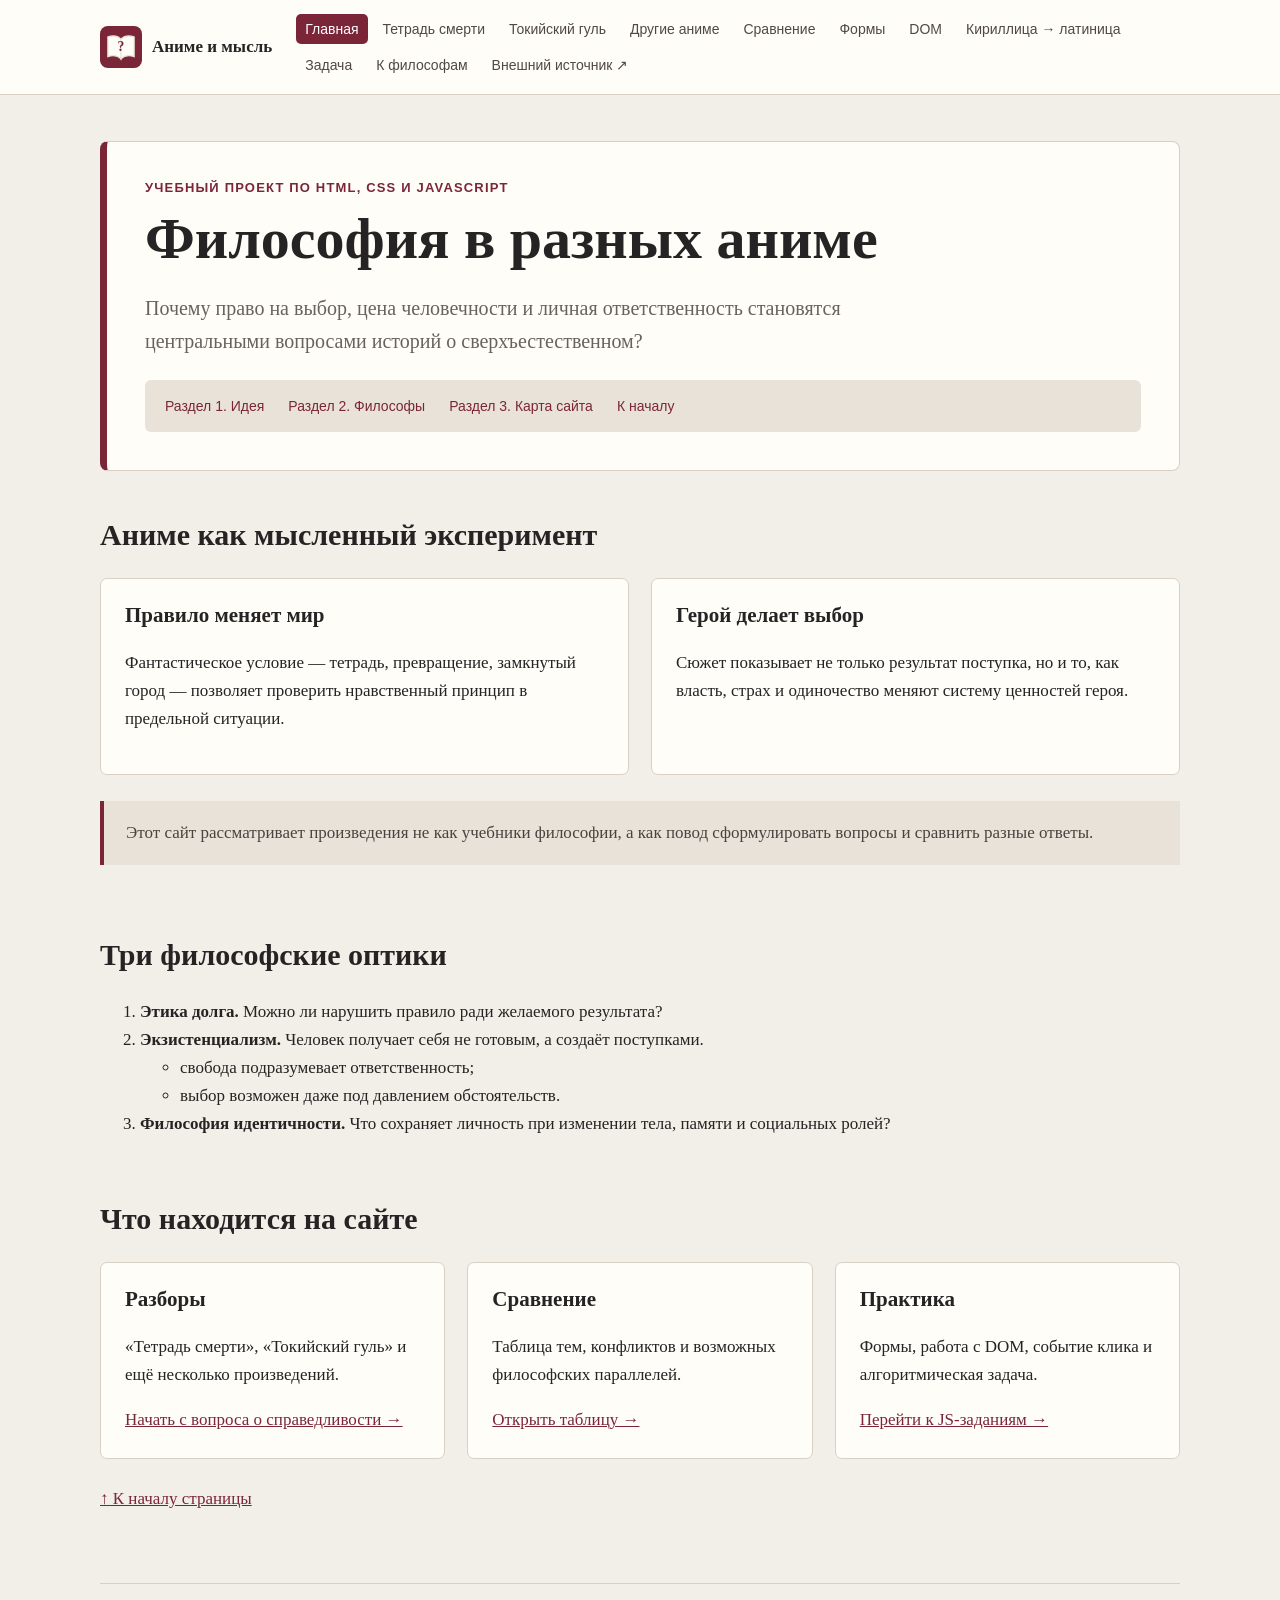
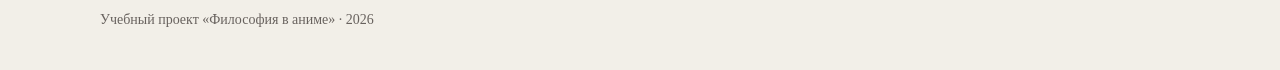
<file: index.html>
<!doctype html>
<html lang="ru">
<head>
  <meta charset="utf-8">
  <meta name="viewport" content="width=device-width, initial-scale=1">
  <meta name="description" content="Учебный сайт о философских вопросах в известных аниме">
  <title>Философия в аниме — Главная</title>
  <link rel="stylesheet" href="styles.css">
  <script src="script.js" defer></script>
</head>
<body data-page="home" id="top">
  <header class="site-header">
    <div class="header-inner">
      <a class="brand" href="index.html"><img src="assets/logo.svg" alt="На главную"><span>Аниме и мысль</span></a>
      <nav class="main-nav" aria-label="Главная навигация">
        <a href="index.html" data-nav="home">Главная</a><a href="death-note.html" data-nav="death-note">Тетрадь смерти</a><a href="tokyo-ghoul.html" data-nav="tokyo-ghoul">Токийский гуль</a><a href="more-anime.html" data-nav="more">Другие аниме</a><a href="comparison.html" data-nav="comparison">Сравнение</a><a href="forms.html" data-nav="forms">Формы</a><a href="dom.html" data-nav="dom">DOM</a><a href="transliteration.html" data-nav="translit">Кириллица → латиница</a><a href="algorithm.html" data-nav="algorithm">Задача</a><a href="#philosophers">К философам</a><a href="https://ru.wikipedia.org/wiki/%D0%A4%D0%B8%D0%BB%D0%BE%D1%81%D0%BE%D1%84%D0%B8%D1%8F" target="_blank" rel="noopener">Внешний источник ↗</a>
      </nav>
    </div>
  </header>

  <main class="page">
    <section class="hero">
      <div class="eyebrow">Учебный проект по HTML, CSS и JavaScript</div>
      <h1>Философия в разных аниме</h1>
      <div class="lead">Почему право на выбор, цена человечности и личная ответственность становятся центральными вопросами историй о сверхъестественном?</div>
      <nav class="section-nav" aria-label="Навигация внутри страницы"><a href="#idea">Раздел 1. Идея</a><a href="#philosophers">Раздел 2. Философы</a><a href="#map">Раздел 3. Карта сайта</a><a href="#top">К началу</a></nav>
    </section>

    <section class="section" id="idea">
      <h2>Аниме как мысленный эксперимент</h2>
      <div class="grid">
        <article class="card"><h3>Правило меняет мир</h3><p>Фантастическое условие — тетрадь, превращение, замкнутый город — позволяет проверить нравственный принцип в предельной ситуации.</p></article>
        <article class="card"><h3>Герой делает выбор</h3><p>Сюжет показывает не только результат поступка, но и то, как власть, страх и одиночество меняют систему ценностей героя.</p></article>
      </div>
      <div class="quote">Этот сайт рассматривает произведения не как учебники философии, а как повод сформулировать вопросы и сравнить разные ответы.</div>
    </section>

    <section class="section" id="philosophers">
      <h2>Три философские оптики</h2>
      <ol>
        <li><strong>Этика долга.</strong> Можно ли нарушить правило ради желаемого результата?</li>
        <li><strong>Экзистенциализм.</strong> Человек получает себя не готовым, а создаёт поступками.
          <ul>
            <li>свобода подразумевает ответственность;</li>
            <li>выбор возможен даже под давлением обстоятельств.</li>
          </ul>
        </li>
        <li><strong>Философия идентичности.</strong> Что сохраняет личность при изменении тела, памяти и социальных ролей?</li>
      </ol>
    </section>

    <section class="section" id="map">
      <h2>Что находится на сайте</h2>
      <div class="grid three">
        <article class="card"><h3>Разборы</h3><p>«Тетрадь смерти», «Токийский гуль» и ещё несколько произведений.</p><a href="death-note.html">Начать с вопроса о справедливости →</a></article>
        <article class="card"><h3>Сравнение</h3><p>Таблица тем, конфликтов и возможных философских параллелей.</p><a href="comparison.html">Открыть таблицу →</a></article>
        <article class="card"><h3>Практика</h3><p>Формы, работа с DOM, событие клика и алгоритмическая задача.</p><a href="dom.html">Перейти к JS-заданиям →</a></article>
      </div>
      <a class="back-top" href="#top">↑ К началу страницы</a>
    </section>
  </main>
  <footer class="site-footer">Учебный проект «Философия в аниме» · 2026</footer>
</body>
</html>
</file>
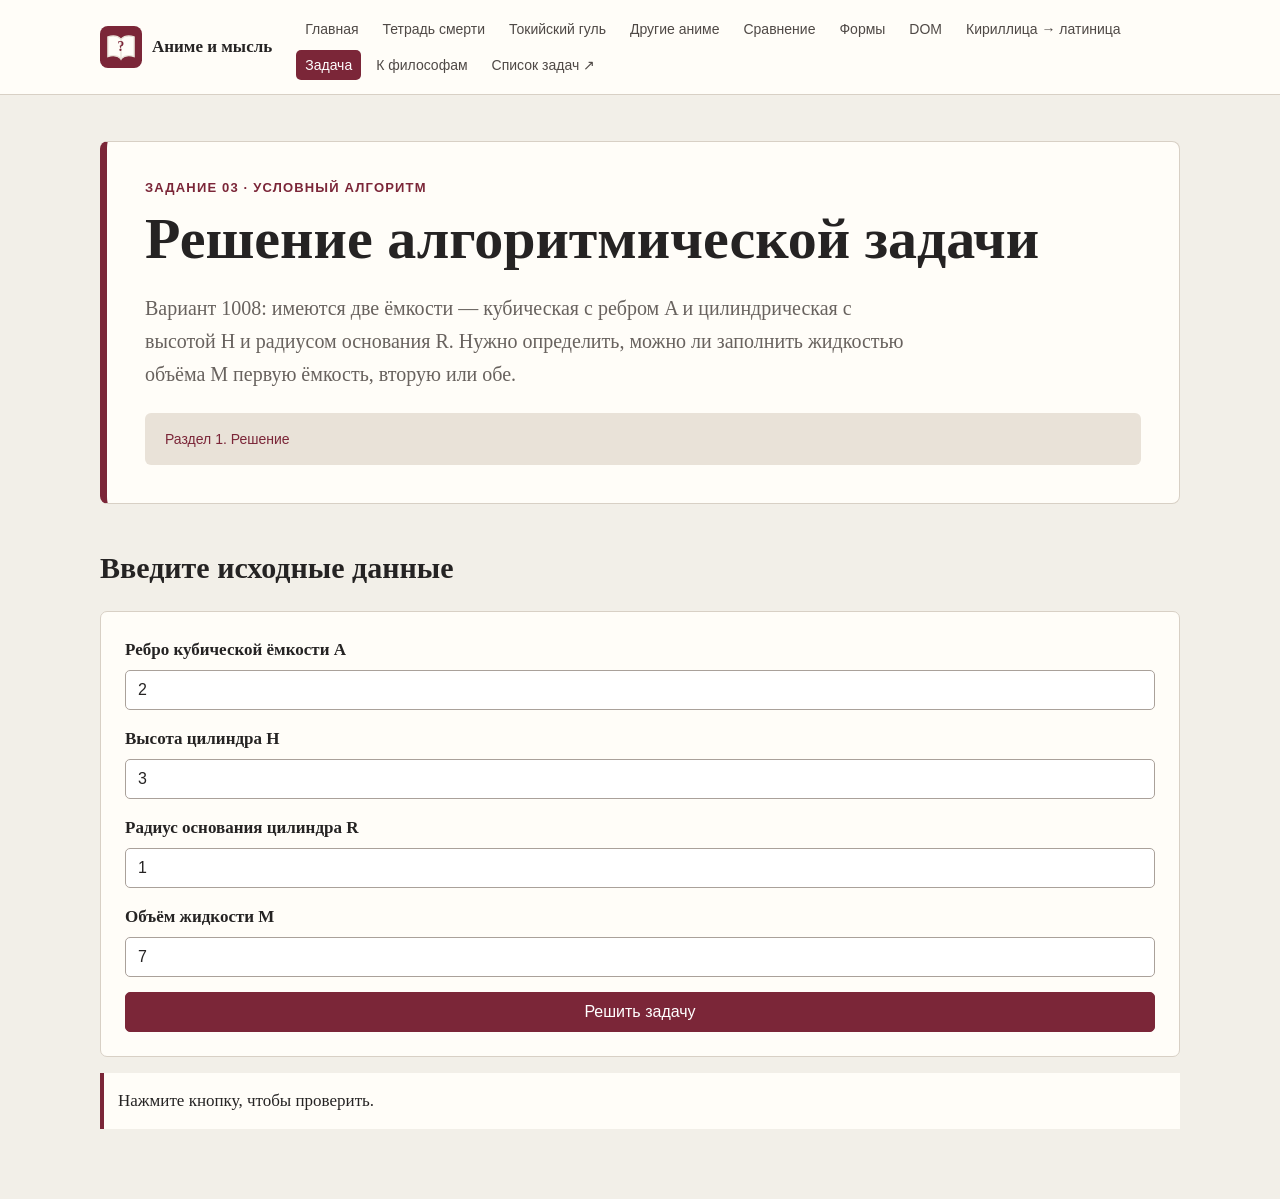
<file: algorithm.html>
<!doctype html>
<html lang="ru">
<head><meta charset="utf-8"><meta name="viewport" content="width=device-width, initial-scale=1"><title>Решение алгоритмической задачи</title><link rel="stylesheet" href="styles.css"><script src="script.js" defer></script><script src="algorithm.js" defer></script></head>
<body data-page="algorithm" id="top">
  <header class="site-header"><div class="header-inner"><a class="brand" href="index.html"><img src="assets/logo.svg" alt="На главную"><span>Аниме и мысль</span></a><nav class="main-nav" aria-label="Главная навигация"><a href="index.html" data-nav="home">Главная</a><a href="death-note.html" data-nav="death-note">Тетрадь смерти</a><a href="tokyo-ghoul.html" data-nav="tokyo-ghoul">Токийский гуль</a><a href="more-anime.html" data-nav="more">Другие аниме</a><a href="comparison.html" data-nav="comparison">Сравнение</a><a href="forms.html" data-nav="forms">Формы</a><a href="dom.html" data-nav="dom">DOM</a><a href="transliteration.html" data-nav="translit">Кириллица → латиница</a><a href="algorithm.html" data-nav="algorithm">Задача</a><a href="index.html#philosophers">К философам</a><a href="https://github.com/vmarshirov/g06u28/blob/main/task_01/02_numbres%26tasks.txt" target="_blank" rel="noopener">Список задач ↗</a></nav></div></header>
  <main class="page">
    <section class="hero"><div class="eyebrow">Задание 03 · Условный алгоритм</div><h1>Решение алгоритмической задачи</h1><div class="lead">Вариант 1008: имеются две ёмкости — кубическая с ребром A и цилиндрическая с высотой H и радиусом основания R. Нужно определить, можно ли заполнить жидкостью объёма M первую ёмкость, вторую или обе.</div><nav class="section-nav" aria-label="Навигация внутри страницы"><a href="#solve">Раздел 1. Решение</a></nav></section>
   
    <section class="section" id="solve"><h2>Введите исходные данные</h2><form id="capacity-form"><label>Ребро кубической ёмкости A<input type="number" id="cube-edge" name="cube_edge" value="2" min="0.01" step="any" required></label><label>Высота цилиндра H<input type="number" id="cylinder-height" name="cylinder_height" value="3" min="0.01" step="any" required></label><label>Радиус основания цилиндра R<input type="number" id="cylinder-radius" name="cylinder_radius" value="1" min="0.01" step="any" required></label><label>Объём жидкости M<input type="number" id="liquid-volume" name="liquid_volume" value="7" min="0" step="any" required></label><button type="submit">Решить задачу</button></form><div class="result" id="algorithm-result" aria-live="polite">Нажмите кнопку, чтобы проверить.</div></section>
    
  </main>
</body></html>
</file>
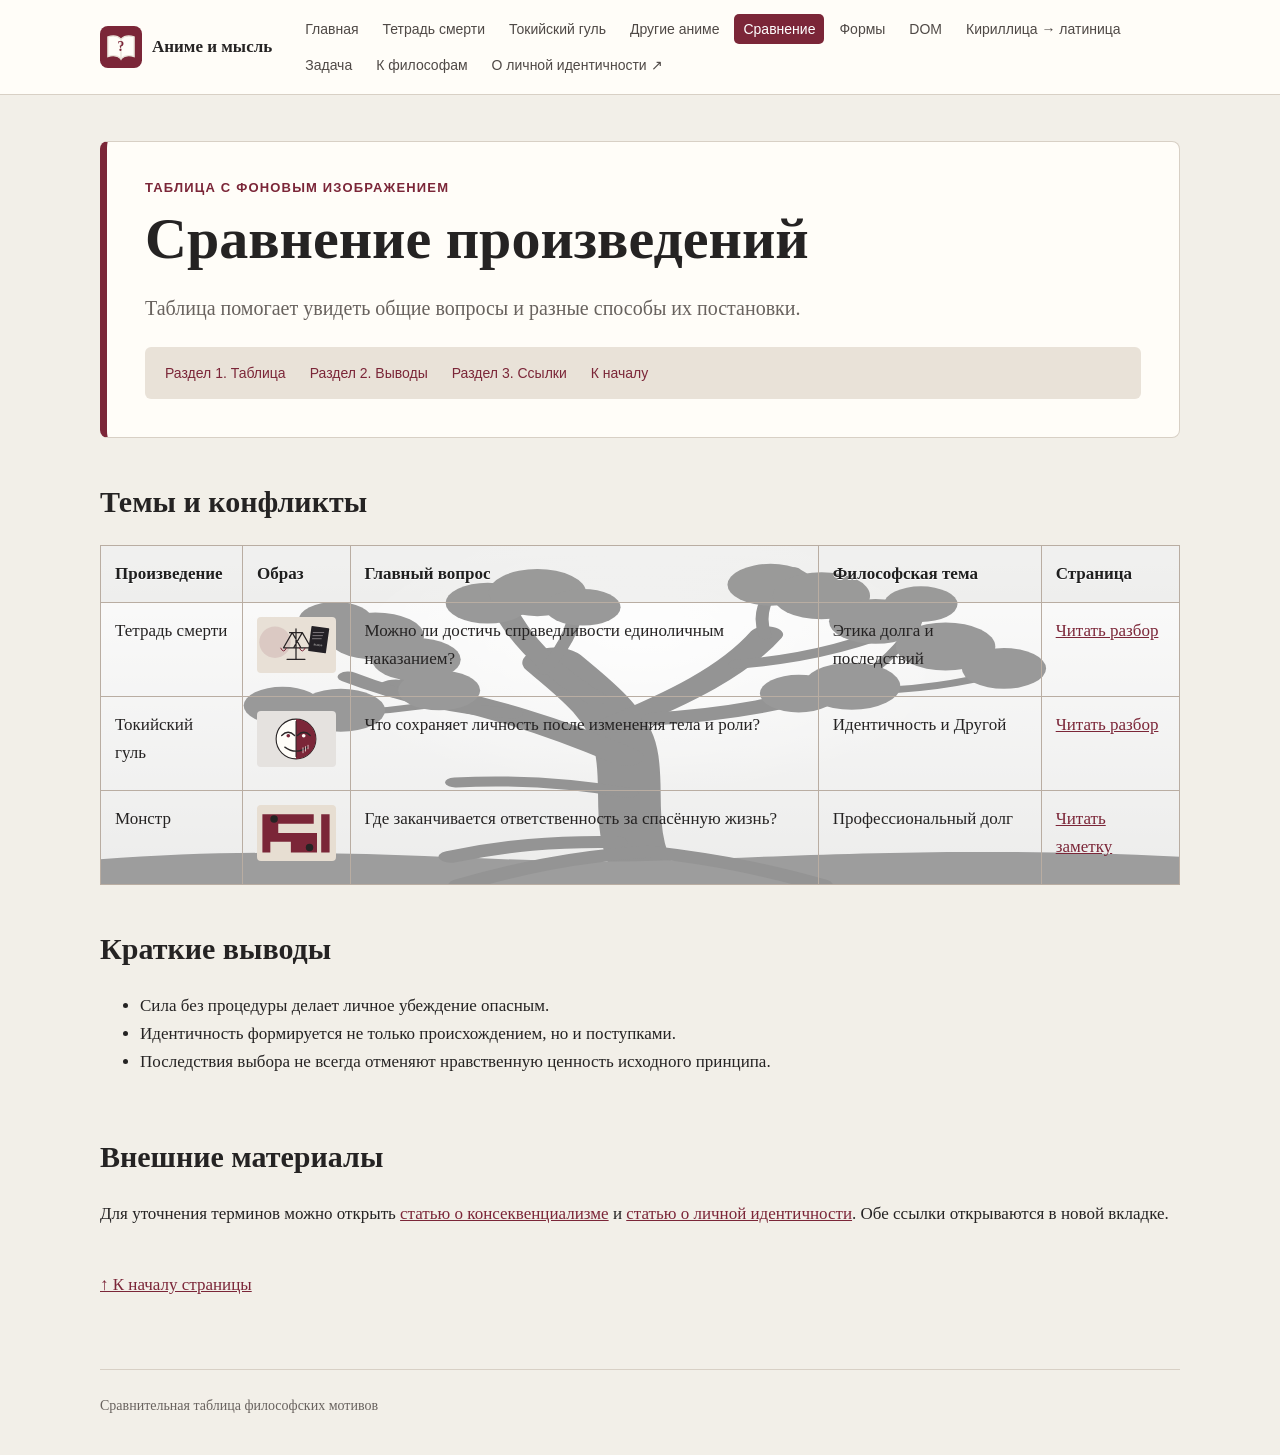
<file: comparison.html>
<!doctype html>
<html lang="ru">
<head><meta charset="utf-8"><meta name="viewport" content="width=device-width, initial-scale=1"><title>Сравнение философских тем</title><link rel="stylesheet" href="styles.css"><script src="script.js" defer></script></head>
<body data-page="comparison" id="top">
  <header class="site-header"><div class="header-inner"><a class="brand" href="index.html"><img src="assets/logo.svg" alt="На главную"><span>Аниме и мысль</span></a><nav class="main-nav" aria-label="Главная навигация"><a href="index.html" data-nav="home">Главная</a><a href="death-note.html" data-nav="death-note">Тетрадь смерти</a><a href="tokyo-ghoul.html" data-nav="tokyo-ghoul">Токийский гуль</a><a href="more-anime.html" data-nav="more">Другие аниме</a><a href="comparison.html" data-nav="comparison">Сравнение</a><a href="forms.html" data-nav="forms">Формы</a><a href="dom.html" data-nav="dom">DOM</a><a href="transliteration.html" data-nav="translit">Кириллица → латиница</a><a href="algorithm.html" data-nav="algorithm">Задача</a><a href="index.html#philosophers">К философам</a><a href="https://plato.stanford.edu/entries/identity-personal/" target="_blank" rel="noopener">О личной идентичности ↗</a></nav></div></header>
  <main class="page">
    <section class="hero"><div class="eyebrow">Таблица с фоновым изображением</div><h1>Сравнение произведений</h1><div class="lead">Таблица помогает увидеть общие вопросы и разные способы их постановки.</div><nav class="section-nav" aria-label="Навигация внутри страницы"><a href="#table">Раздел 1. Таблица</a><a href="#conclusions">Раздел 2. Выводы</a><a href="#links">Раздел 3. Ссылки</a><a href="#top">К началу</a></nav></section>
    <section class="section" id="table"><h2>Темы и конфликты</h2><div class="comparison-wrap"><table class="comparison-table"><thead><tr><th>Произведение</th><th>Образ</th><th>Главный вопрос</th><th>Философская тема</th><th>Страница</th></tr></thead><tbody><tr><td>Тетрадь смерти</td><td><img class="table-icon" src="assets/death-note.svg" alt="Весы и тетрадь"></td><td>Можно ли достичь справедливости единоличным наказанием?</td><td>Этика долга и последствий</td><td><a href="death-note.html">Читать разбор</a></td></tr><tr><td>Токийский гуль</td><td><img class="table-icon" src="assets/tokyo-ghoul.svg" alt="Разделённая маска"></td><td>Что сохраняет личность после изменения тела и роли?</td><td>Идентичность и Другой</td><td><a href="tokyo-ghoul.html">Читать разбор</a></td></tr><tr><td>Монстр</td><td><img class="table-icon" src="assets/monster.svg" alt="Лабиринт выбора"></td><td>Где заканчивается ответственность за спасённую жизнь?</td><td>Профессиональный долг</td><td><a href="more-anime.html#choice">Читать заметку</a></td></tr></tbody></table></div></section>
    <section class="section" id="conclusions"><h2>Краткие выводы</h2><ul><li>Сила без процедуры делает личное убеждение опасным.</li><li>Идентичность формируется не только происхождением, но и поступками.</li><li>Последствия выбора не всегда отменяют нравственную ценность исходного принципа.</li></ul></section>
    <section class="section" id="links"><h2>Внешние материалы</h2><p>Для уточнения терминов можно открыть <a href="https://plato.stanford.edu/entries/consequentialism/" target="_blank" rel="noopener">статью о консеквенциализме</a> и <a href="https://plato.stanford.edu/entries/identity-personal/" target="_blank" rel="noopener">статью о личной идентичности</a>. Обе ссылки открываются в новой вкладке.</p><a class="back-top" href="#top">↑ К началу страницы</a></section>
  </main><footer class="site-footer">Сравнительная таблица философских мотивов</footer>
</body></html>
</file>
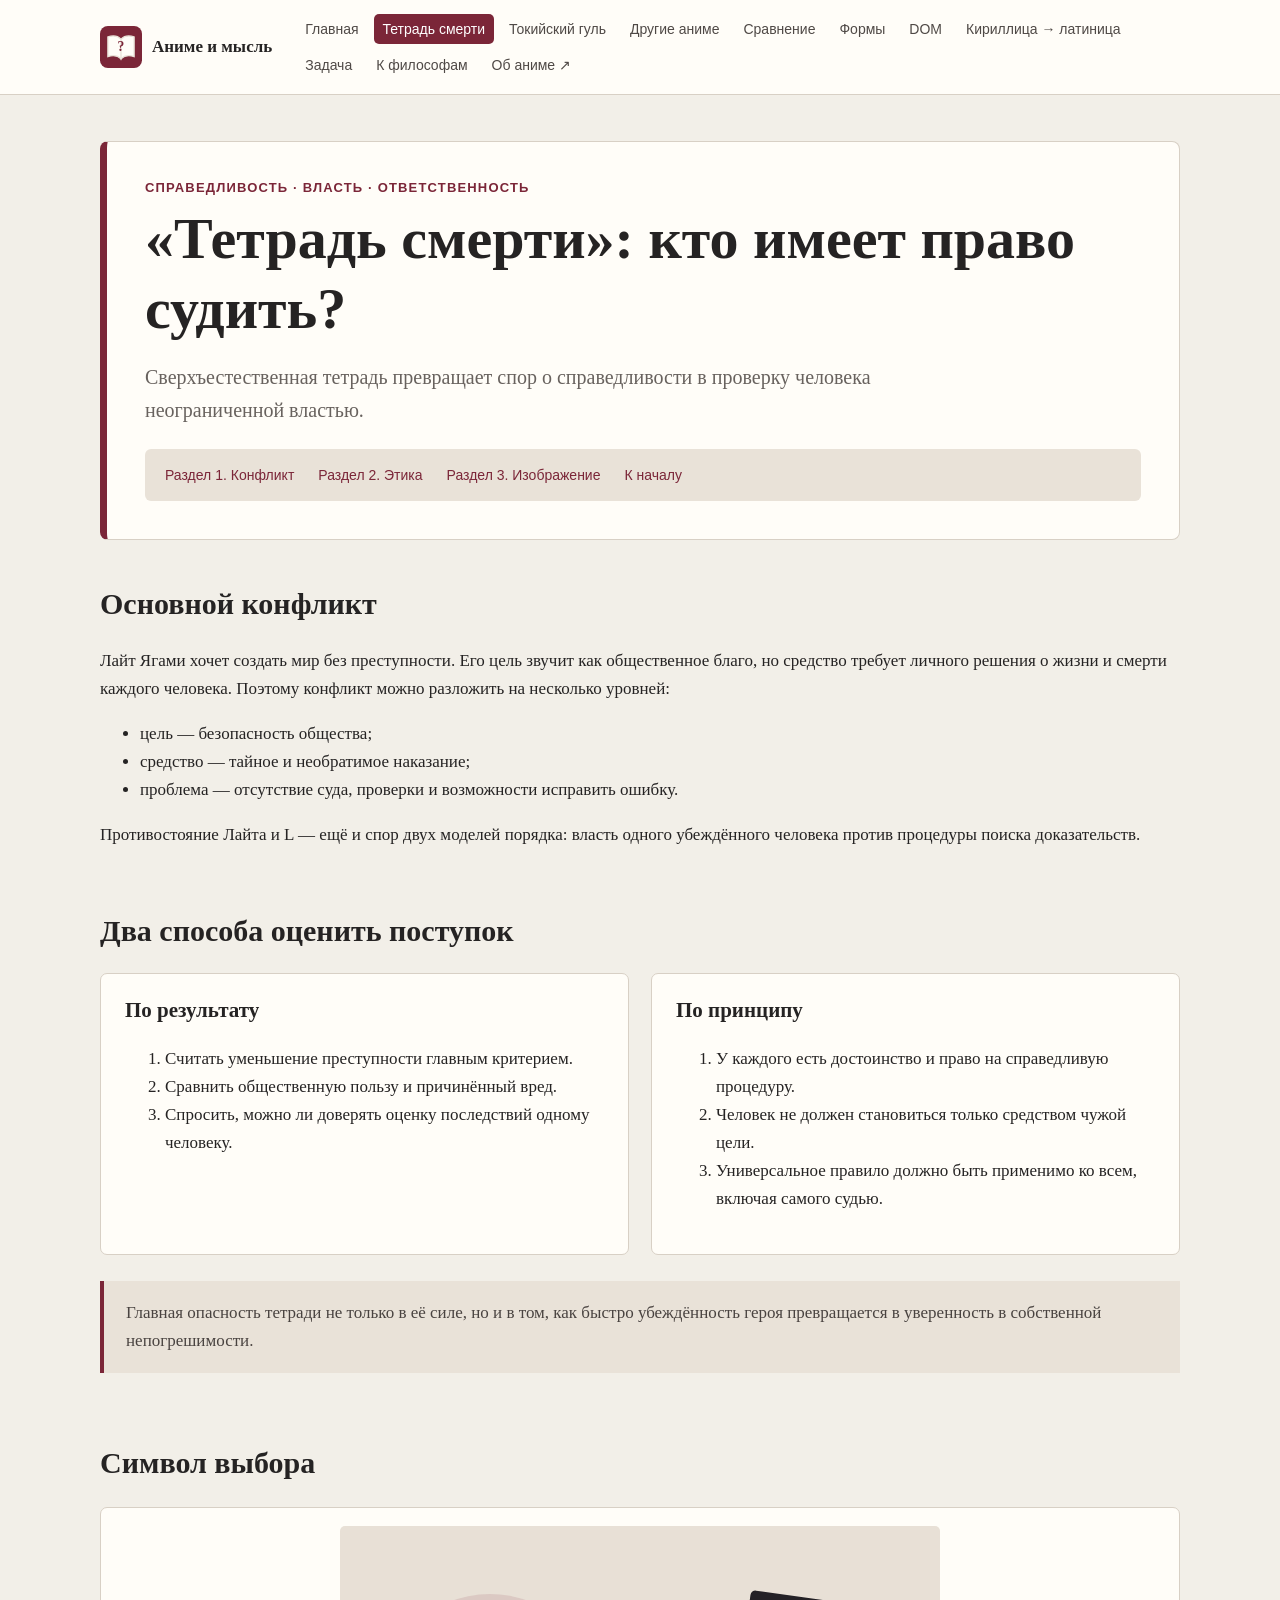
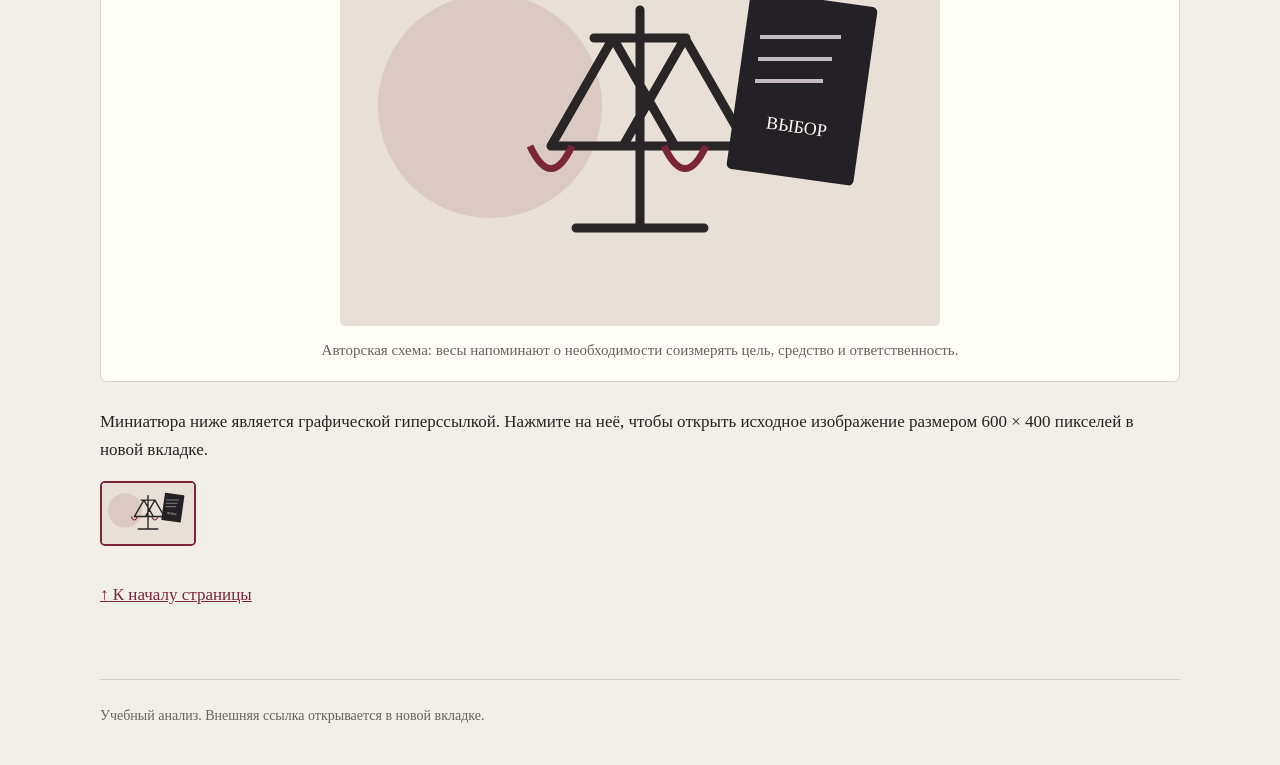
<file: death-note.html>
<!doctype html>
<html lang="ru">
<head>
  <meta charset="utf-8"><meta name="viewport" content="width=device-width, initial-scale=1">
  <title>Тетрадь смерти: справедливость и власть</title><link rel="stylesheet" href="styles.css"><script src="script.js" defer></script>
</head>
<body data-page="death-note" id="top">
  <header class="site-header"><div class="header-inner"><a class="brand" href="index.html"><img src="assets/logo.svg" alt="На главную"><span>Аниме и мысль</span></a><nav class="main-nav" aria-label="Главная навигация"><a href="index.html" data-nav="home">Главная</a><a href="death-note.html" data-nav="death-note">Тетрадь смерти</a><a href="tokyo-ghoul.html" data-nav="tokyo-ghoul">Токийский гуль</a><a href="more-anime.html" data-nav="more">Другие аниме</a><a href="comparison.html" data-nav="comparison">Сравнение</a><a href="forms.html" data-nav="forms">Формы</a><a href="dom.html" data-nav="dom">DOM</a><a href="transliteration.html" data-nav="translit">Кириллица → латиница</a><a href="algorithm.html" data-nav="algorithm">Задача</a><a href="index.html#philosophers">К философам</a><a href="https://en.wikipedia.org/wiki/Death_Note" target="_blank" rel="noopener">Об аниме ↗</a></nav></div></header>
  <main class="page">
    <section class="hero"><div class="eyebrow">Справедливость · власть · ответственность</div><h1>«Тетрадь смерти»: кто имеет право судить?</h1><div class="lead">Сверхъестественная тетрадь превращает спор о справедливости в проверку человека неограниченной властью.</div><nav class="section-nav" aria-label="Навигация внутри страницы"><a href="#conflict">Раздел 1. Конфликт</a><a href="#ethics">Раздел 2. Этика</a><a href="#image">Раздел 3. Изображение</a><a href="#top">К началу</a></nav></section>

    <section class="section" id="conflict"><h2>Основной конфликт</h2><p>Лайт Ягами хочет создать мир без преступности. Его цель звучит как общественное благо, но средство требует личного решения о жизни и смерти каждого человека. Поэтому конфликт можно разложить на несколько уровней:</p><ul><li>цель — безопасность общества;</li><li>средство — тайное и необратимое наказание;</li><li>проблема — отсутствие суда, проверки и возможности исправить ошибку.</li></ul><p>Противостояние Лайта и L — ещё и спор двух моделей порядка: власть одного убеждённого человека против процедуры поиска доказательств.</p></section>

    <section class="section" id="ethics"><h2>Два способа оценить поступок</h2><div class="grid"><article class="card"><h3>По результату</h3><ol><li>Считать уменьшение преступности главным критерием.</li><li>Сравнить общественную пользу и причинённый вред.</li><li>Спросить, можно ли доверять оценку последствий одному человеку.</li></ol></article><article class="card"><h3>По принципу</h3><ol><li>У каждого есть достоинство и право на справедливую процедуру.</li><li>Человек не должен становиться только средством чужой цели.</li><li>Универсальное правило должно быть применимо ко всем, включая самого судью.</li></ol></article></div><div class="quote">Главная опасность тетради не только в её силе, но и в том, как быстро убеждённость героя превращается в уверенность в собственной непогрешимости.</div></section>

    <section class="section" id="image"><h2>Символ выбора</h2><figure class="figure"><img src="assets/death-note.svg" width="600" height="400" alt="Весы справедливости рядом с тёмной тетрадью"><figcaption>Авторская схема: весы напоминают о необходимости соизмерять цель, средство и ответственность.</figcaption></figure><p>Миниатюра ниже является графической гиперссылкой. Нажмите на неё, чтобы открыть исходное изображение размером 600 × 400 пикселей в новой вкладке.</p><a class="thumbnail-link" href="assets/death-note.svg" target="_blank" rel="noopener"><img src="assets/death-note.svg" width="96" alt="Миниатюра: открыть большую иллюстрацию"></a><br><a class="back-top" href="#top">↑ К началу страницы</a></section>
  </main><footer class="site-footer">Учебный анализ. Внешняя ссылка открывается в новой вкладке.</footer>
</body></html>
</file>
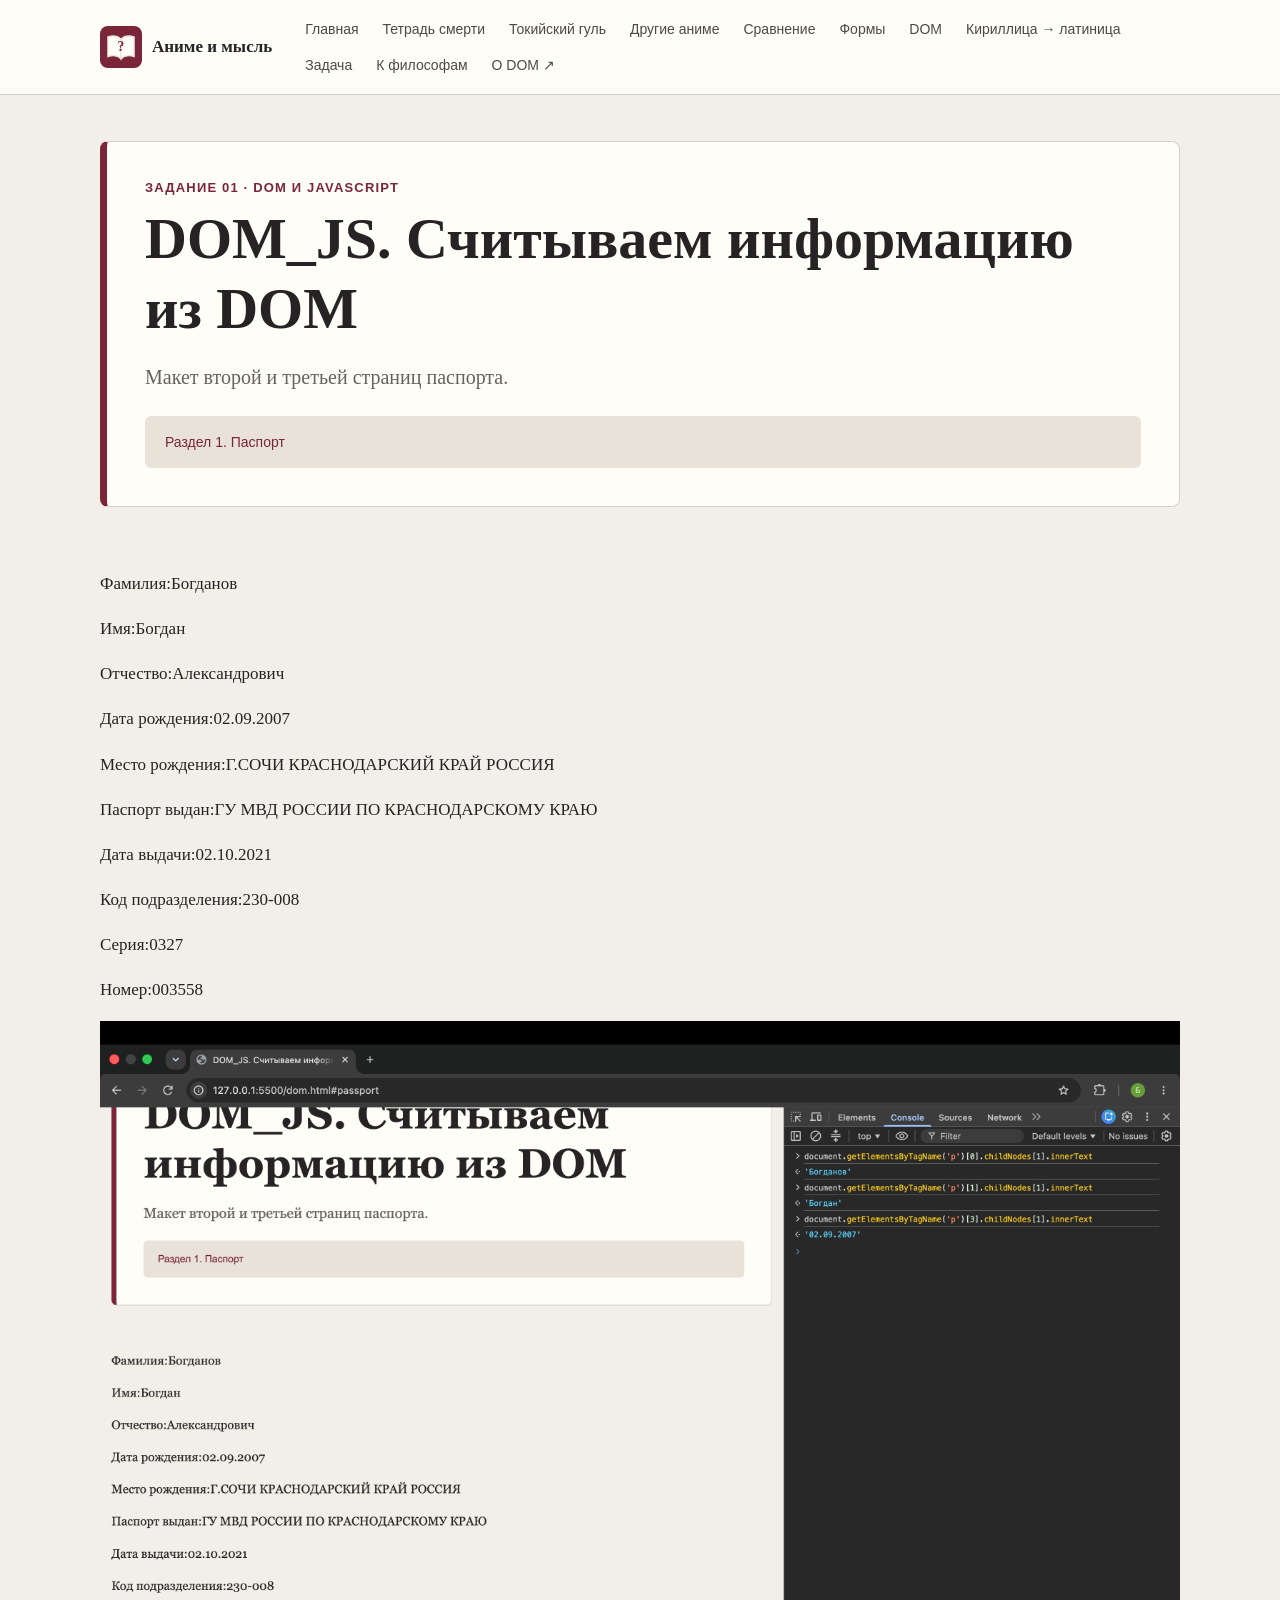
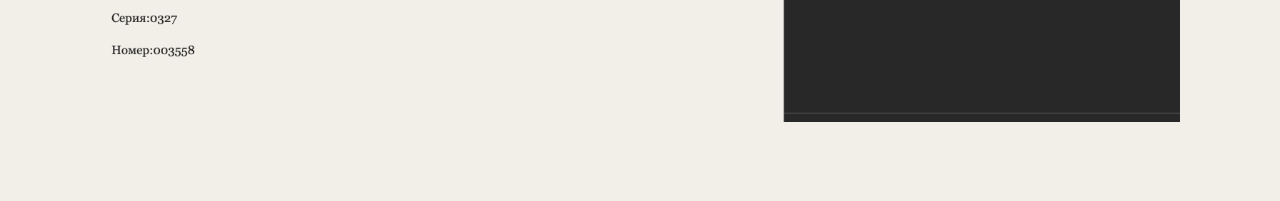
<file: dom.html>
<!doctype html>
<html lang="ru">
<head>
  <meta charset="utf-8"><meta name="viewport" content="width=device-width, initial-scale=1">
  <title>DOM_JS. Считываем информацию из DOM</title>
  <link rel="stylesheet" href="styles.css">
</head>
<body data-page="dom" id="top">
  <header class="site-header"><div class="header-inner"><a class="brand" href="index.html"><img src="assets/logo.svg" alt="На главную"><span>Аниме и мысль</span></a><nav class="main-nav" aria-label="Главная навигация"><a href="index.html" data-nav="home">Главная</a><a href="death-note.html" data-nav="death-note">Тетрадь смерти</a><a href="tokyo-ghoul.html" data-nav="tokyo-ghoul">Токийский гуль</a><a href="more-anime.html" data-nav="more">Другие аниме</a><a href="comparison.html" data-nav="comparison">Сравнение</a><a href="forms.html" data-nav="forms">Формы</a><a href="dom.html" data-nav="dom">DOM</a><a href="transliteration.html" data-nav="translit">Кириллица → латиница</a><a href="algorithm.html" data-nav="algorithm">Задача</a><a href="index.html#philosophers">К философам</a><a href="https://developer.mozilla.org/ru/docs/Web/API/Document_Object_Model" target="_blank" rel="noopener">О DOM ↗</a></nav></div></header>
  <main class="page">
    <section class="hero"><div class="eyebrow">Задание 01 · DOM и JavaScript</div><h1>DOM_JS. Считываем информацию из DOM</h1><div class="lead">Макет второй и третьей страниц паспорта.</div>
    <nav class="section-nav" aria-label="Навигация внутри страницы"><a href="#passport">Раздел 1. Паспорт</a></nav></section>

    <section class="section" id="passport">

      <p><span>Фамилия:</span><span>Богданов</span></p>
      <p><span>Имя:</span><span>Богдан</span></p>
      <p><span>Отчество:</span><span>Александрович</span></p>
      <p><span>Дата рождения:</span><span>02.09.2007</span></p>
      <p><span>Место рождения:</span><span>Г.СОЧИ КРАСНОДАРСКИЙ КРАЙ РОССИЯ</span></p>

      <p><span>Паспорт выдан:</span><span>ГУ МВД РОССИИ ПО КРАСНОДАРСКОМУ КРАЮ</span></p>
      <p><span>Дата выдачи:</span><span>02.10.2021</span></p>
      <p><span>Код подразделения:</span><span>230-008</span></p>
      <p><span>Серия:</span><span>0327</span></p>
      <p><span>Номер:</span><span>003558</span></p>
      
    </section>

    <img src="assets/passport_info.png">

   

    
  </main>
</body></html>
</file>
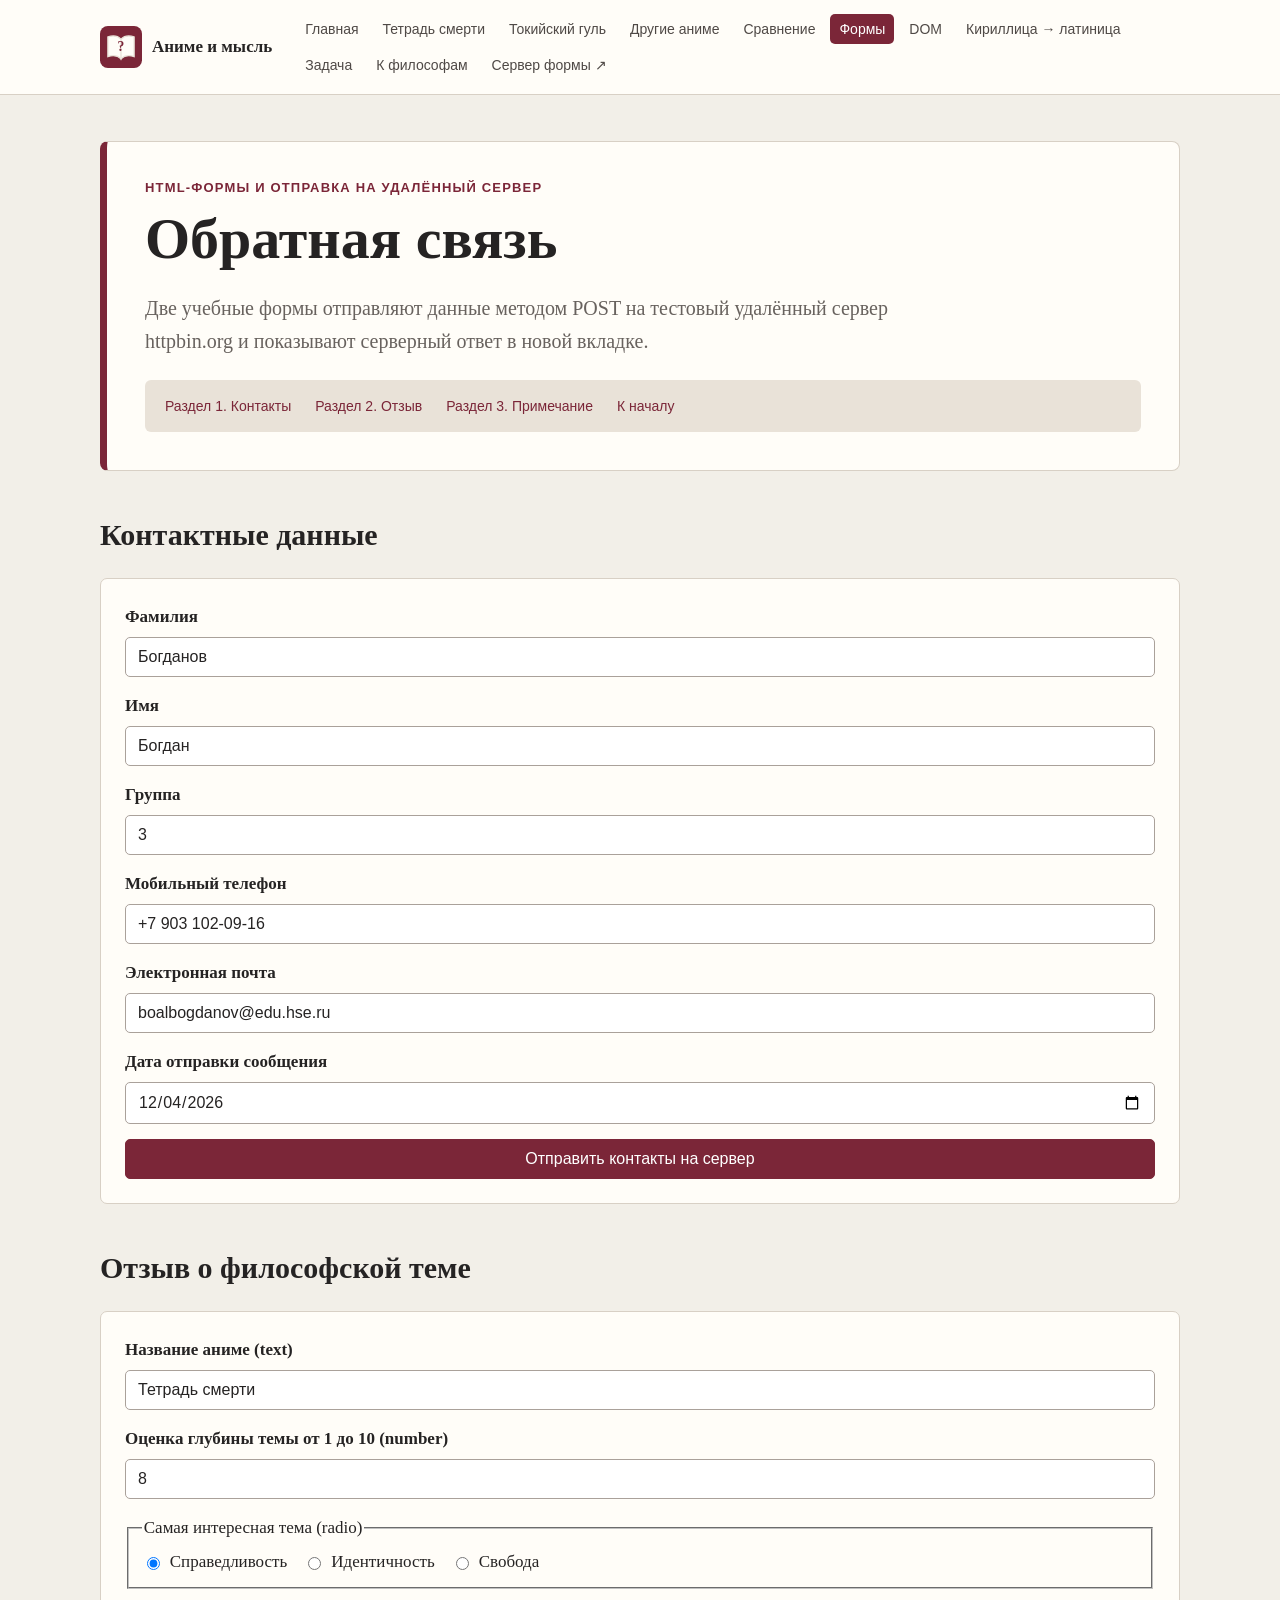
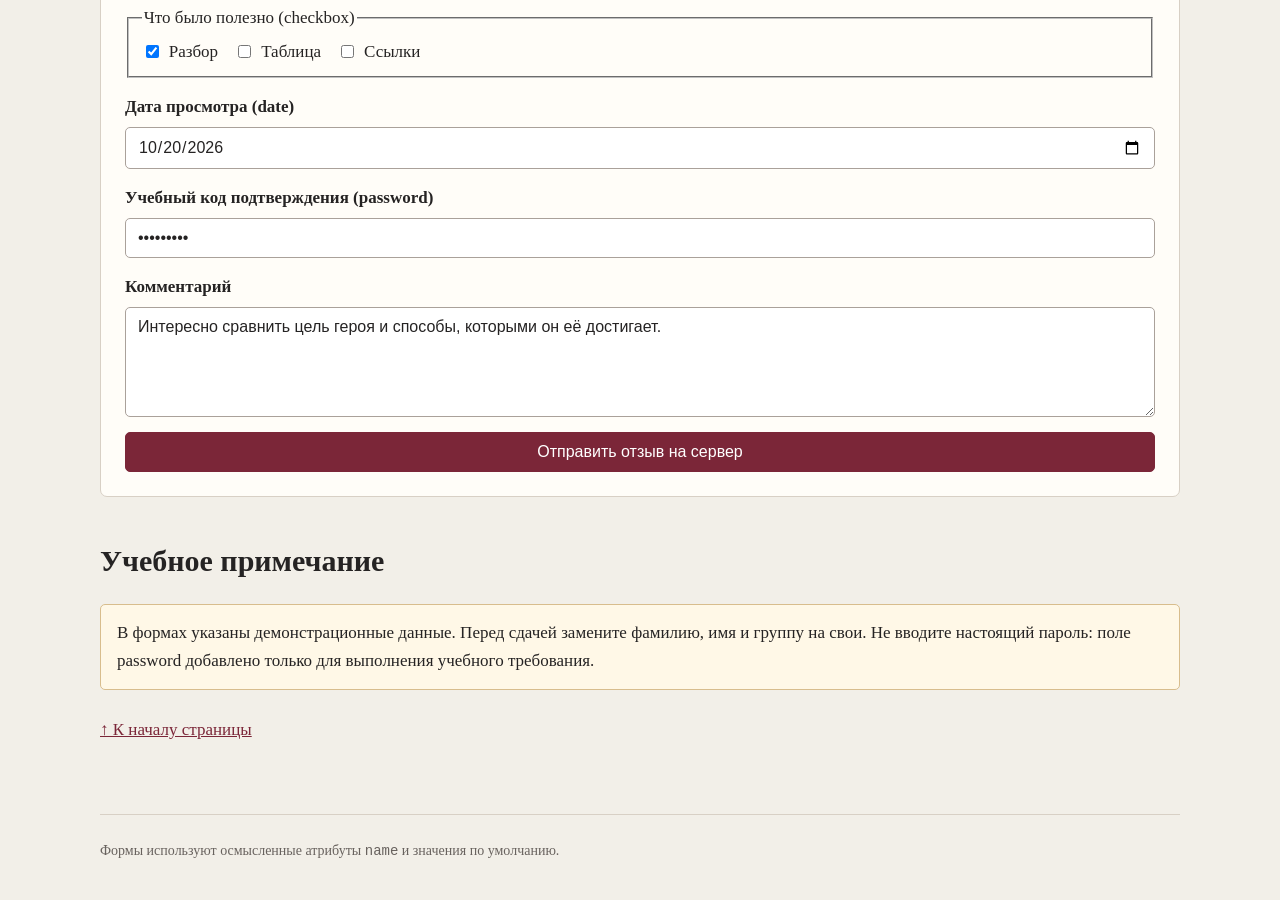
<file: forms.html>
<!doctype html>
<html lang="ru">
<head><meta charset="utf-8"><meta name="viewport" content="width=device-width, initial-scale=1"><title>Формы — Философия в аниме</title><link rel="stylesheet" href="styles.css"><script src="script.js" defer></script></head>
<body data-page="forms" id="top">
  <header class="site-header"><div class="header-inner"><a class="brand" href="index.html"><img src="assets/logo.svg" alt="На главную"><span>Аниме и мысль</span></a><nav class="main-nav" aria-label="Главная навигация"><a href="index.html" data-nav="home">Главная</a><a href="death-note.html" data-nav="death-note">Тетрадь смерти</a><a href="tokyo-ghoul.html" data-nav="tokyo-ghoul">Токийский гуль</a><a href="more-anime.html" data-nav="more">Другие аниме</a><a href="comparison.html" data-nav="comparison">Сравнение</a><a href="forms.html" data-nav="forms">Формы</a><a href="dom.html" data-nav="dom">DOM</a><a href="transliteration.html" data-nav="translit">Кириллица → латиница</a><a href="algorithm.html" data-nav="algorithm">Задача</a><a href="index.html#philosophers">К философам</a><a href="https://httpbin.org/" target="_blank" rel="noopener">Сервер формы ↗</a></nav></div></header>
  <main class="page">
    <section class="hero"><div class="eyebrow">HTML-формы и отправка на удалённый сервер</div><h1>Обратная связь</h1><div class="lead">Две учебные формы отправляют данные методом POST на тестовый удалённый сервер httpbin.org и показывают серверный ответ в новой вкладке.</div><nav class="section-nav" aria-label="Навигация внутри страницы"><a href="#contacts">Раздел 1. Контакты</a><a href="#review">Раздел 2. Отзыв</a><a href="#privacy">Раздел 3. Примечание</a><a href="#top">К началу</a></nav></section>

    <section class="section" id="contacts"><h2>Контактные данные</h2><form action="https://httpbin.org/post" method="post" target="_blank"><input type="hidden" name="form_kind" value="student_contacts"><label>Фамилия<input type="text" name="surname" value="Богданов" required></label><label>Имя<input type="text" name="first_name" value="Богдан" required></label><label>Группа<input type="text" name="student_group" value="3" required></label><label>Мобильный телефон<input type="tel" name="mobile_phone" value="+7 903 102-09-16" pattern="[+0-9 ()-]{10,20}" required></label><label>Электронная почта<input type="email" name="email" value="boalbogdanov@edu.hse.ru" required></label><label>Дата отправки сообщения<input type="date" name="message_date" data-today required></label><button type="submit">Отправить контакты на сервер</button></form></section>

    <section class="section" id="review"><h2>Отзыв о философской теме</h2><form action="https://httpbin.org/post" method="post" target="_blank"><input type="hidden" name="project_topic" value="anime_philosophy"><label>Название аниме (text)<input type="text" name="anime_title" value="Тетрадь смерти" required></label><label>Оценка глубины темы от 1 до 10 (number)<input type="number" name="philosophy_score" min="1" max="10" value="8" required></label><fieldset><legend>Самая интересная тема (radio)</legend><div class="choice"><label><input type="radio" name="favorite_theme" value="justice" checked> Справедливость</label><label><input type="radio" name="favorite_theme" value="identity"> Идентичность</label><label><input type="radio" name="favorite_theme" value="freedom"> Свобода</label></div></fieldset><fieldset><legend>Что было полезно (checkbox)</legend><div class="choice"><label><input type="checkbox" name="useful_parts" value="analysis" checked> Разбор</label><label><input type="checkbox" name="useful_parts" value="table"> Таблица</label><label><input type="checkbox" name="useful_parts" value="links"> Ссылки</label></div></fieldset><label>Дата просмотра (date)<input type="date" name="watch_date" value="2026-10-20"></label><label>Учебный код подтверждения (password)<input type="password" name="confirmation_code" value="anime2026" required></label><label>Комментарий<textarea name="review_text">Интересно сравнить цель героя и способы, которыми он её достигает.</textarea></label><button type="submit">Отправить отзыв на сервер</button></form></section>

    <section class="section" id="privacy"><h2>Учебное примечание</h2><div class="note">В формах указаны демонстрационные данные. Перед сдачей замените фамилию, имя и группу на свои. Не вводите настоящий пароль: поле password добавлено только для выполнения учебного требования.</div><a class="back-top" href="#top">↑ К началу страницы</a></section>
  </main><footer class="site-footer">Формы используют осмысленные атрибуты <code>name</code> и значения по умолчанию.</footer>
</body></html>
</file>
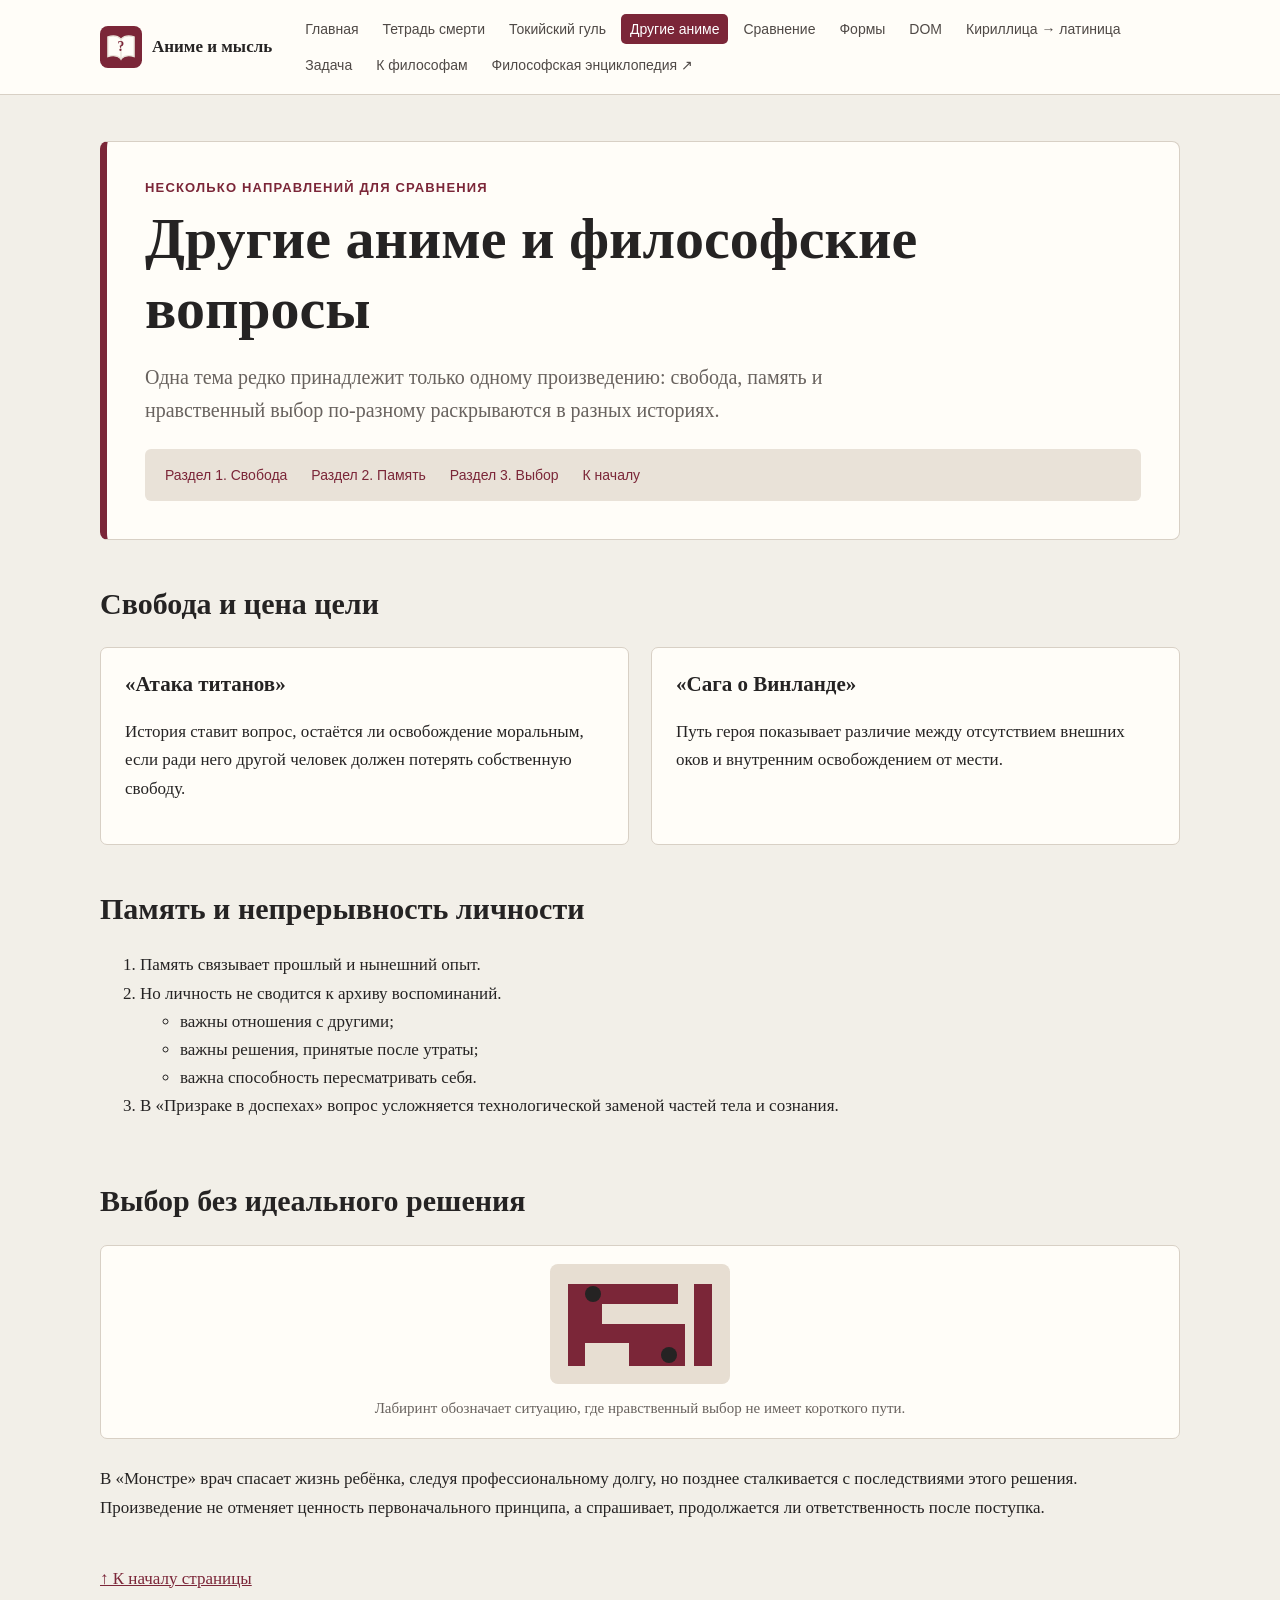
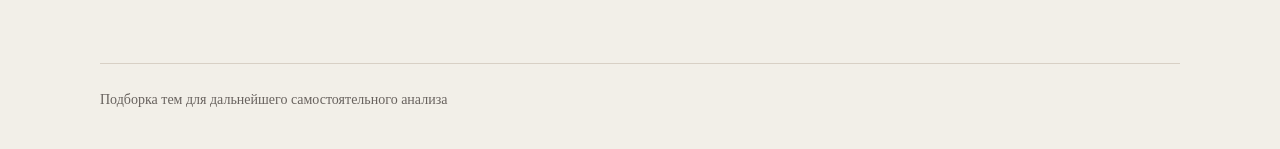
<file: more-anime.html>
<!doctype html>
<html lang="ru">
<head><meta charset="utf-8"><meta name="viewport" content="width=device-width, initial-scale=1"><title>Другие аниме и философские темы</title><link rel="stylesheet" href="styles.css"><script src="script.js" defer></script></head>
<body data-page="more" id="top">
  <header class="site-header"><div class="header-inner"><a class="brand" href="index.html"><img src="assets/logo.svg" alt="На главную"><span>Аниме и мысль</span></a><nav class="main-nav" aria-label="Главная навигация"><a href="index.html" data-nav="home">Главная</a><a href="death-note.html" data-nav="death-note">Тетрадь смерти</a><a href="tokyo-ghoul.html" data-nav="tokyo-ghoul">Токийский гуль</a><a href="more-anime.html" data-nav="more">Другие аниме</a><a href="comparison.html" data-nav="comparison">Сравнение</a><a href="forms.html" data-nav="forms">Формы</a><a href="dom.html" data-nav="dom">DOM</a><a href="transliteration.html" data-nav="translit">Кириллица → латиница</a><a href="algorithm.html" data-nav="algorithm">Задача</a><a href="index.html#philosophers">К философам</a><a href="https://plato.stanford.edu/" target="_blank" rel="noopener">Философская энциклопедия ↗</a></nav></div></header>
  <main class="page">
    <section class="hero"><div class="eyebrow">Несколько направлений для сравнения</div><h1>Другие аниме и философские вопросы</h1><div class="lead">Одна тема редко принадлежит только одному произведению: свобода, память и нравственный выбор по-разному раскрываются в разных историях.</div><nav class="section-nav" aria-label="Навигация внутри страницы"><a href="#freedom">Раздел 1. Свобода</a><a href="#memory">Раздел 2. Память</a><a href="#choice">Раздел 3. Выбор</a><a href="#top">К началу</a></nav></section>
    <section class="section" id="freedom"><h2>Свобода и цена цели</h2><div class="grid"><article class="card"><h3>«Атака титанов»</h3><p>История ставит вопрос, остаётся ли освобождение моральным, если ради него другой человек должен потерять собственную свободу.</p></article><article class="card"><h3>«Сага о Винланде»</h3><p>Путь героя показывает различие между отсутствием внешних оков и внутренним освобождением от мести.</p></article></div></section>
    <section class="section" id="memory"><h2>Память и непрерывность личности</h2><ol><li>Память связывает прошлый и нынешний опыт.</li><li>Но личность не сводится к архиву воспоминаний.
      <ul><li>важны отношения с другими;</li><li>важны решения, принятые после утраты;</li><li>важна способность пересматривать себя.</li></ul></li><li>В «Призраке в доспехах» вопрос усложняется технологической заменой частей тела и сознания.</li></ol></section>
    <section class="section" id="choice"><h2>Выбор без идеального решения</h2><figure class="figure"><img src="assets/monster.svg" width="180" height="120" alt="Схематичный лабиринт с двумя точками"><figcaption>Лабиринт обозначает ситуацию, где нравственный выбор не имеет короткого пути.</figcaption></figure><p>В «Монстре» врач спасает жизнь ребёнка, следуя профессиональному долгу, но позднее сталкивается с последствиями этого решения. Произведение не отменяет ценность первоначального принципа, а спрашивает, продолжается ли ответственность после поступка.</p><a class="back-top" href="#top">↑ К началу страницы</a></section>
  </main><footer class="site-footer">Подборка тем для дальнейшего самостоятельного анализа</footer>
</body></html>
</file>
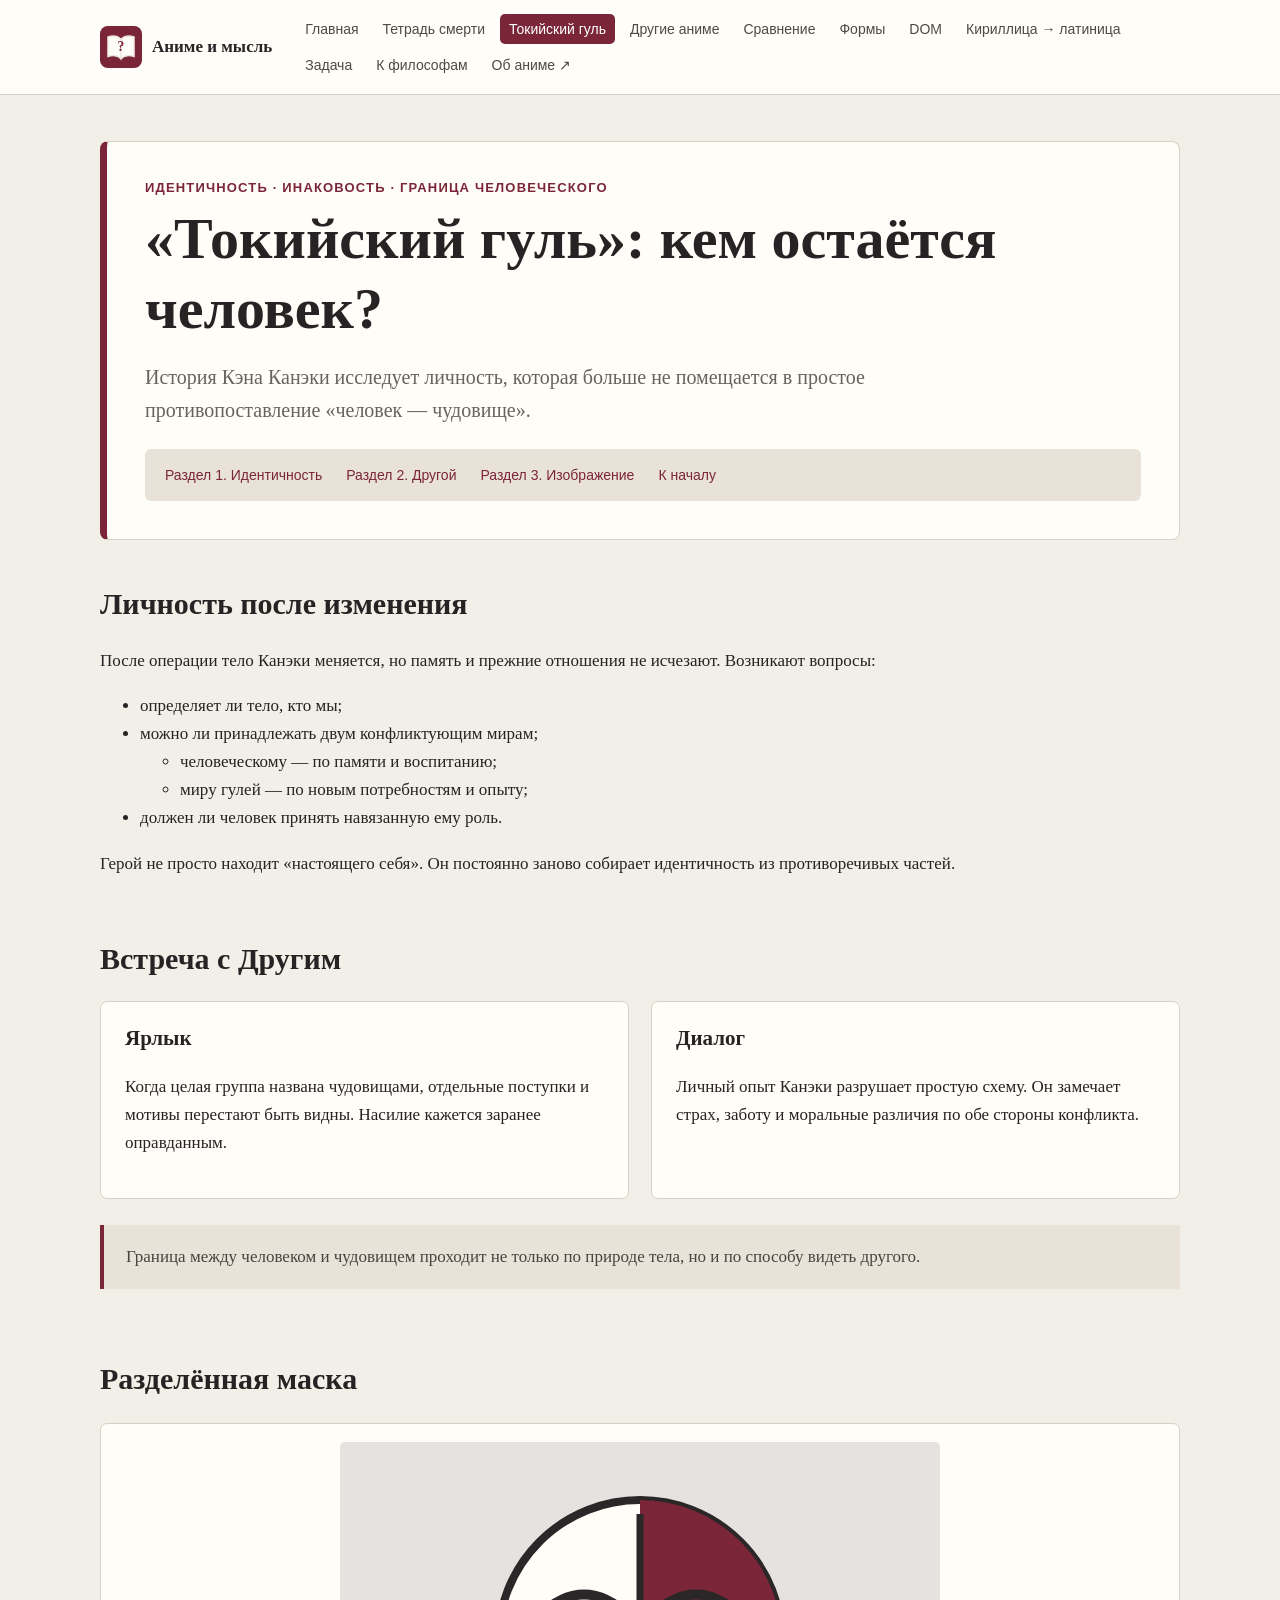
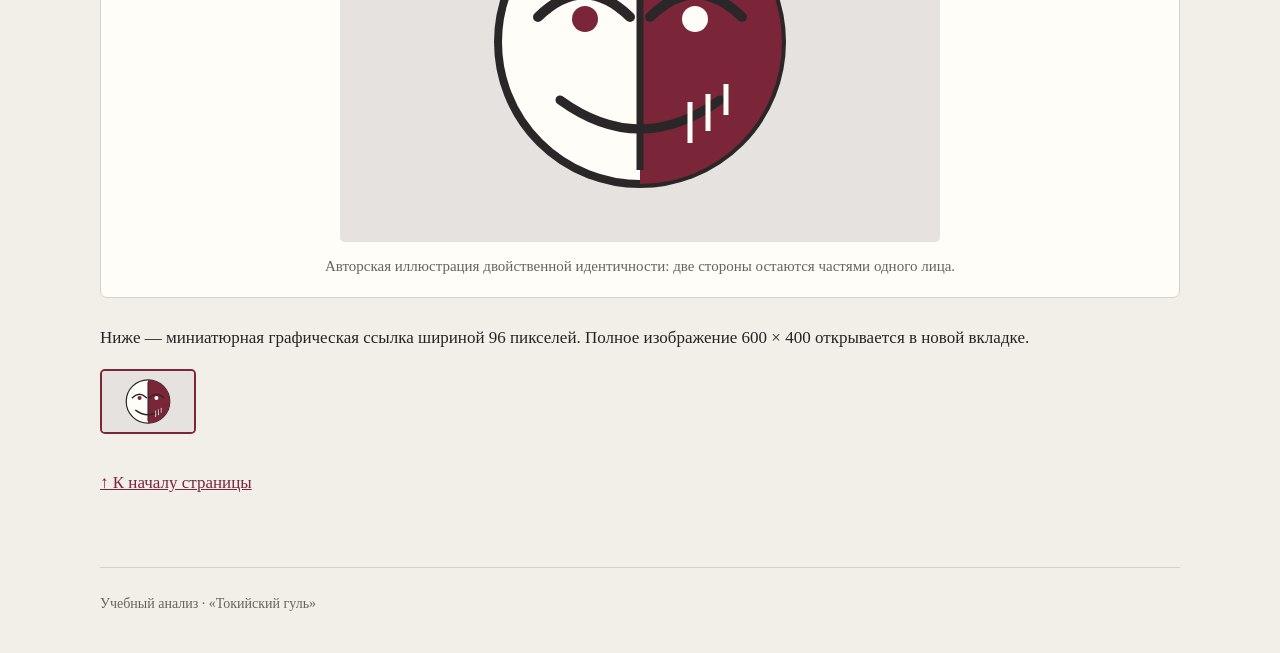
<file: tokyo-ghoul.html>
<!doctype html>
<html lang="ru">
<head><meta charset="utf-8"><meta name="viewport" content="width=device-width, initial-scale=1"><title>Токийский гуль: личность и инаковость</title><link rel="stylesheet" href="styles.css"><script src="script.js" defer></script></head>
<body data-page="tokyo-ghoul" id="top">
  <header class="site-header"><div class="header-inner"><a class="brand" href="index.html"><img src="assets/logo.svg" alt="На главную"><span>Аниме и мысль</span></a><nav class="main-nav" aria-label="Главная навигация"><a href="index.html" data-nav="home">Главная</a><a href="death-note.html" data-nav="death-note">Тетрадь смерти</a><a href="tokyo-ghoul.html" data-nav="tokyo-ghoul">Токийский гуль</a><a href="more-anime.html" data-nav="more">Другие аниме</a><a href="comparison.html" data-nav="comparison">Сравнение</a><a href="forms.html" data-nav="forms">Формы</a><a href="dom.html" data-nav="dom">DOM</a><a href="transliteration.html" data-nav="translit">Кириллица → латиница</a><a href="algorithm.html" data-nav="algorithm">Задача</a><a href="index.html#philosophers">К философам</a><a href="https://en.wikipedia.org/wiki/Tokyo_Ghoul" target="_blank" rel="noopener">Об аниме ↗</a></nav></div></header>
  <main class="page">
    <section class="hero"><div class="eyebrow">Идентичность · инаковость · граница человеческого</div><h1>«Токийский гуль»: кем остаётся человек?</h1><div class="lead">История Кэна Канэки исследует личность, которая больше не помещается в простое противопоставление «человек — чудовище».</div><nav class="section-nav" aria-label="Навигация внутри страницы"><a href="#identity">Раздел 1. Идентичность</a><a href="#other">Раздел 2. Другой</a><a href="#image">Раздел 3. Изображение</a><a href="#top">К началу</a></nav></section>

    <section class="section" id="identity"><h2>Личность после изменения</h2><p>После операции тело Канэки меняется, но память и прежние отношения не исчезают. Возникают вопросы:</p><ul><li>определяет ли тело, кто мы;</li><li>можно ли принадлежать двум конфликтующим мирам;
      <ul><li>человеческому — по памяти и воспитанию;</li><li>миру гулей — по новым потребностям и опыту;</li></ul></li><li>должен ли человек принять навязанную ему роль.</li></ul><p>Герой не просто находит «настоящего себя». Он постоянно заново собирает идентичность из противоречивых частей.</p></section>

    <section class="section" id="other"><h2>Встреча с Другим</h2><div class="grid"><article class="card"><h3>Ярлык</h3><p>Когда целая группа названа чудовищами, отдельные поступки и мотивы перестают быть видны. Насилие кажется заранее оправданным.</p></article><article class="card"><h3>Диалог</h3><p>Личный опыт Канэки разрушает простую схему. Он замечает страх, заботу и моральные различия по обе стороны конфликта.</p></article></div><div class="quote">Граница между человеком и чудовищем проходит не только по природе тела, но и по способу видеть другого.</div></section>

    <section class="section" id="image"><h2>Разделённая маска</h2><figure class="figure"><img src="assets/tokyo-ghoul.svg" width="600" height="400" alt="Разделённая на светлую и тёмную половины маска"><figcaption>Авторская иллюстрация двойственной идентичности: две стороны остаются частями одного лица.</figcaption></figure><p>Ниже — миниатюрная графическая ссылка шириной 96 пикселей. Полное изображение 600 × 400 открывается в новой вкладке.</p><a class="thumbnail-link" href="assets/tokyo-ghoul.svg" target="_blank" rel="noopener"><img src="assets/tokyo-ghoul.svg" width="96" alt="Миниатюра: открыть большую маску"></a><br><a class="back-top" href="#top">↑ К началу страницы</a></section>
  </main><footer class="site-footer">Учебный анализ · «Токийский гуль»</footer>
</body></html>
</file>
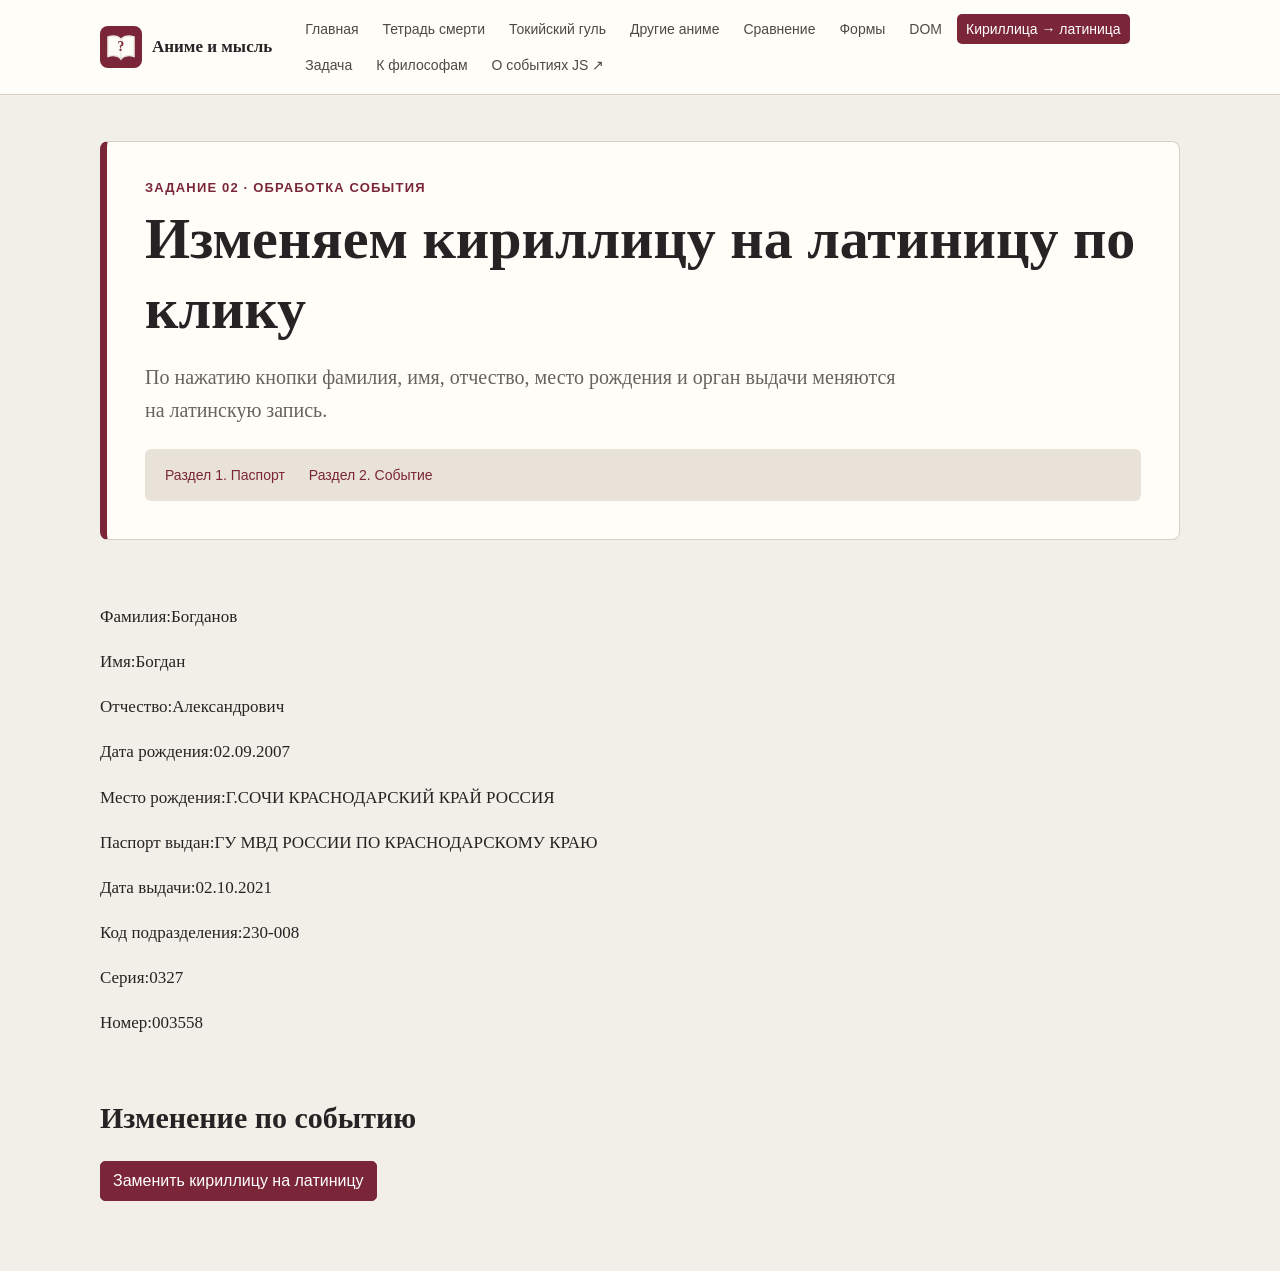
<file: transliteration.html>
<!doctype html>
<html lang="ru">
<head><meta charset="utf-8"><meta name="viewport" content="width=device-width, initial-scale=1"><title>Изменяем кириллицу на латиницу по клику</title><link rel="stylesheet" href="styles.css"><script src="script.js" defer></script><script src="transliteration.js" defer></script></head>
<body data-page="translit" id="top">
  <header class="site-header"><div class="header-inner"><a class="brand" href="index.html"><img src="assets/logo.svg" alt="На главную"><span>Аниме и мысль</span></a><nav class="main-nav" aria-label="Главная навигация"><a href="index.html" data-nav="home">Главная</a><a href="death-note.html" data-nav="death-note">Тетрадь смерти</a><a href="tokyo-ghoul.html" data-nav="tokyo-ghoul">Токийский гуль</a><a href="more-anime.html" data-nav="more">Другие аниме</a><a href="comparison.html" data-nav="comparison">Сравнение</a><a href="forms.html" data-nav="forms">Формы</a><a href="dom.html" data-nav="dom">DOM</a><a href="transliteration.html" data-nav="translit">Кириллица → латиница</a><a href="algorithm.html" data-nav="algorithm">Задача</a><a href="index.html#philosophers">К философам</a><a href="https://developer.mozilla.org/ru/docs/Web/API/EventTarget/addEventListener" target="_blank" rel="noopener">О событиях JS ↗</a></nav></div></header>
  <main class="page">
    <section class="hero"><div class="eyebrow">Задание 02 · Обработка события</div><h1>Изменяем кириллицу на латиницу по клику</h1><div class="lead">По нажатию кнопки фамилия, имя, отчество, место рождения и орган выдачи меняются на латинскую запись.</div><nav class="section-nav" aria-label="Навигация внутри страницы"><a href="#passport">Раздел 1. Паспорт</a><a href="#action">Раздел 2. Событие</a></nav></section>
    <section class="section" id="passport">
      <p><span>Фамилия:</span><span>Богданов</span></p>
      <p><span>Имя:</span><span>Богдан</span></p>
      <p><span>Отчество:</span><span>Александрович</span></p>
      <p><span>Дата рождения:</span><span>02.09.2007</span></p>
      <p><span>Место рождения:</span><span>Г.СОЧИ КРАСНОДАРСКИЙ КРАЙ РОССИЯ</span></p>

      <p><span>Паспорт выдан:</span><span>ГУ МВД РОССИИ ПО КРАСНОДАРСКОМУ КРАЮ</span></p>
      <p><span>Дата выдачи:</span><span>02.10.2021</span></p>
      <p><span>Код подразделения:</span><span>230-008</span></p>
      <p><span>Серия:</span><span>0327</span></p>
      <p><span>Номер:</span><span>003558</span></p>
    </section>
    <section class="section" id="action"><h2>Изменение по событию</h2><button type="button" id="transliterate">Заменить кириллицу на латиницу</button></section>
   
 
  </main>
</body></html>
</file>
<file: styles.css>
:root {
  --bg: #f2efe8;
  --surface: #fffdf8;
  --ink: #252323;
  --muted: #68625e;
  --accent: #7b2638;
  --accent-dark: #571b28;
  --line: #d8d0c5;
  --soft: #e9e2d8;
}

* { box-sizing: border-box; }

html { scroll-behavior: smooth; }

body {
  margin: 0;
  color: var(--ink);
  background: var(--bg);
  font: 17px/1.65 Georgia, "Times New Roman", serif;
}

img { max-width: 100%; }

a { color: var(--accent); }

a:hover { color: var(--accent-dark); }

.site-header {
  background: var(--surface);
  border-bottom: 1px solid var(--line);
}

.header-inner,
.page,
.site-footer {
  width: min(1080px, calc(100% - 32px));
  margin-inline: auto;
}

.header-inner {
  display: flex;
  align-items: center;
  gap: 24px;
  padding: 14px 0;
}

.brand {
  display: inline-flex;
  flex: 0 0 auto;
  align-items: center;
  gap: 10px;
  color: var(--ink);
  text-decoration: none;
  font-weight: 700;
}

.brand img { width: 42px; height: 42px; }

.main-nav {
  display: flex;
  flex-wrap: wrap;
  align-items: center;
  gap: 6px;
  margin-left: auto;
}

.main-nav a {
  padding: 6px 9px;
  border-radius: 5px;
  color: #4f4946;
  text-decoration: none;
  font: 14px/1.3 Arial, sans-serif;
}

.main-nav a:hover,
.main-nav a.active {
  color: #fff;
  background: var(--accent);
}

.page { padding: 46px 0 70px; }

.hero {
  padding: 38px;
  border: 1px solid var(--line);
  border-left: 7px solid var(--accent);
  border-radius: 8px;
  background: var(--surface);
}

.eyebrow {
  margin: 0 0 8px;
  color: var(--accent);
  font: 700 13px/1.2 Arial, sans-serif;
  letter-spacing: .09em;
  text-transform: uppercase;
}

h1, h2, h3 { line-height: 1.2; }

h1 { margin: 0 0 18px; font-size: clamp(34px, 6vw, 58px); }

h2 { margin-top: 0; font-size: 30px; }

h3 { font-size: 21px; }

.lead { max-width: 760px; margin: 0; color: var(--muted); font-size: 20px; }

.section { padding: 46px 0 0; scroll-margin-top: 20px; }

.section-nav {
  display: flex;
  flex-wrap: wrap;
  gap: 8px;
  margin: 22px 0 0;
  padding: 12px;
  border-radius: 6px;
  background: var(--soft);
  font: 14px/1.3 Arial, sans-serif;
}

.section-nav a {
  padding: 5px 8px;
  border-radius: 4px;
  text-decoration: none;
}

.section-nav a:hover { background: var(--surface); }

.grid { display: grid; grid-template-columns: repeat(2, minmax(0, 1fr)); gap: 22px; }

.grid.three { grid-template-columns: repeat(3, minmax(0, 1fr)); }

.card {
  padding: 24px;
  border: 1px solid var(--line);
  border-radius: 7px;
  background: var(--surface);
}

.card h3 { margin-top: 0; }

.quote {
  margin: 26px 0;
  padding: 18px 22px;
  border-left: 4px solid var(--accent);
  background: var(--soft);
  color: #494340;
}

.figure {
  margin: 26px 0;
  padding: 18px;
  border: 1px solid var(--line);
  border-radius: 7px;
  background: var(--surface);
}

.figure img { display: block; margin: 0 auto; border-radius: 5px; }

.figure figcaption { margin-top: 12px; color: var(--muted); font-size: 15px; text-align: center; }

.thumbnail-link img {
  width: 96px;
  height: auto;
  border: 2px solid var(--accent);
  border-radius: 5px;
}

.comparison-table {
  width: 100%;
  border-collapse: collapse;
  background-color: #ededeb;
  background-image: url("assets/table-bg.svg");
  background-position: center;
  background-repeat: no-repeat;
  background-size: 100% 100%;
  background-origin: border-box;
  background-clip: border-box;
}

.comparison-table th,
.comparison-table td {
  padding: 14px;
  border: 1px solid #b9ada2;
  background: rgba(255, 255, 255, .52);
  vertical-align: top;
  text-align: left;
}

.comparison-table th {
  background: rgba(235, 235, 232, .58);
  color: #1f1f1f;
  text-shadow: 0 1px 0 #fff;
}

.table-icon { width: 80px; height: 56px; object-fit: cover; border-radius: 4px; }

form {
  display: grid;
  gap: 15px;
  padding: 24px;
  border: 1px solid var(--line);
  border-radius: 7px;
  background: var(--surface);
}

label { display: grid; gap: 6px; font-weight: 700; }

input,
select,
textarea,
button {
  width: 100%;
  padding: 10px 12px;
  border: 1px solid #aaa19a;
  border-radius: 5px;
  background: #fff;
  color: var(--ink);
  font: 16px Arial, sans-serif;
}

textarea { min-height: 110px; resize: vertical; }

.choice { display: flex; flex-wrap: wrap; gap: 16px; }

.choice label { display: inline-flex; grid-auto-flow: column; align-items: center; gap: 7px; font-weight: 400; }

.choice input { width: auto; }

button,
.button {
  display: inline-block;
  width: auto;
  border-color: var(--accent);
  background: var(--accent);
  color: #fff;
  cursor: pointer;
  text-decoration: none;
}

button:hover,
.button:hover { background: var(--accent-dark); color: #fff; }

.note { padding: 14px 16px; border: 1px solid #d8bd8d; border-radius: 5px; background: #fff8e7; }

.passport {
  max-width: 820px;
  margin: 24px auto;
  padding: 30px;
  border: 1px solid #aaa;
  border-radius: 6px;
  background: #f9f1df;
  font-family: Arial, sans-serif;
}

.passport-pages { display: grid; grid-template-columns: 1fr 1fr; gap: 20px; }

.passport-page { min-height: 360px; padding: 24px; border: 1px solid #c9bca5; background: #fffaf0; }

.passport-title { text-align: center; font-weight: 700; letter-spacing: .12em; }

.passport p { margin: 12px 0; }

.passport-photo {
  display: grid;
  place-items: center;
  width: 120px;
  height: 150px;
  margin: 24px auto;
  border: 1px solid #8f8476;
  background: #e4ded2;
  color: #6b6359;
  font-size: 13px;
}

code,
pre { font-family: "SFMono-Regular", Consolas, monospace; }

pre {
  overflow-x: auto;
  padding: 16px;
  border-radius: 6px;
  background: #242126;
  color: #f7edf1;
}

.result {
  min-height: 50px;
  margin-top: 16px;
  padding: 14px;
  border-left: 4px solid var(--accent);
  background: var(--surface);
}

.screenshot { border: 1px solid var(--line); box-shadow: 0 5px 18px rgba(49, 38, 38, .12); }

.site-footer {
  padding: 24px 0 38px;
  border-top: 1px solid var(--line);
  color: var(--muted);
  font-size: 14px;
}

.back-top { display: inline-block; margin-top: 26px; }

@media (max-width: 820px) {
  .header-inner { align-items: flex-start; flex-direction: column; }
  .main-nav { margin-left: 0; }
  .grid, .grid.three, .passport-pages { grid-template-columns: 1fr; }
  .hero { padding: 26px; }
  .comparison-table { font-size: 14px; }
}

@media (max-width: 560px) {
  body { font-size: 16px; }
  .main-nav a { padding: 6px; font-size: 13px; }
  .comparison-wrap { overflow-x: auto; }
  .comparison-table { min-width: 720px; }
}
</file>
